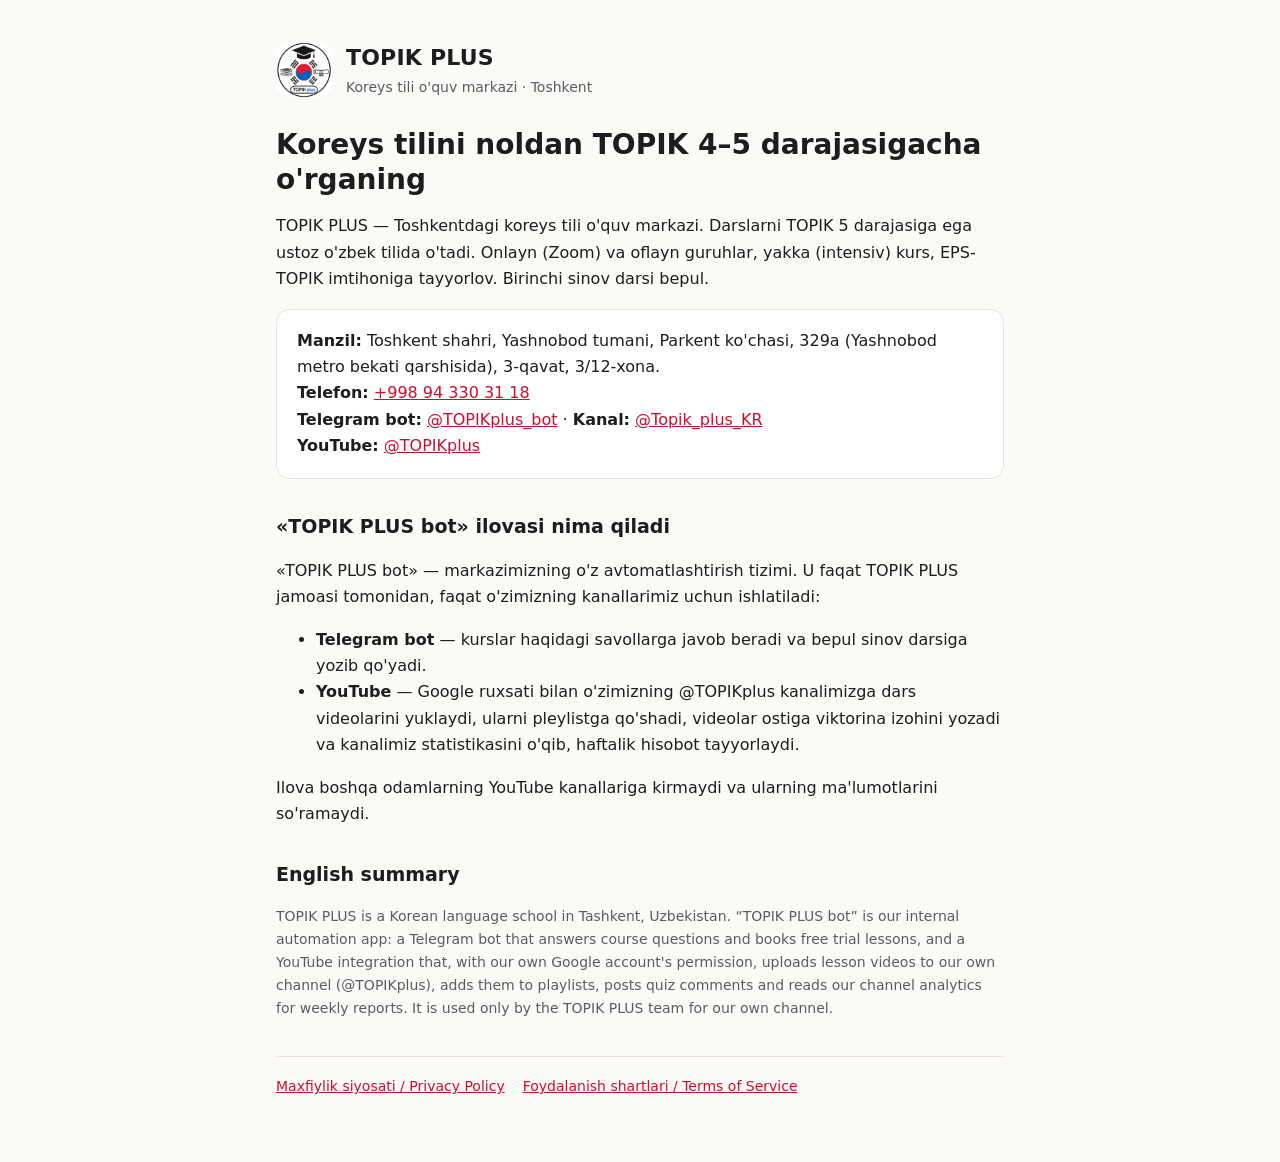
<file: index.html>
<!doctype html>
<html lang="uz">
<head>
<meta charset="utf-8">
<meta name="viewport" content="width=device-width, initial-scale=1">
<title>TOPIK PLUS</title>
<meta name="description" content="TOPIK PLUS — Toshkentdagi koreys tili o'quv markazi. Onlayn va oflayn kurslar.">
<link rel="stylesheet" href="style.css">
</head>
<body>
<main>
<header><img src="logo.jpg" alt="TOPIK PLUS logotipi"><div><b>TOPIK PLUS</b><span>Koreys tili o'quv markazi · Toshkent</span></div></header>

<h1>Koreys tilini noldan TOPIK 4–5 darajasigacha o'rganing</h1>
<p>TOPIK PLUS — Toshkentdagi koreys tili o'quv markazi. Darslarni TOPIK 5 darajasiga ega ustoz o'zbek tilida o'tadi. Onlayn (Zoom) va oflayn guruhlar, yakka (intensiv) kurs, EPS-TOPIK imtihoniga tayyorlov. Birinchi sinov darsi bepul.</p>

<div class="card">
<b>Manzil:</b> Toshkent shahri, Yashnobod tumani, Parkent ko'chasi, 329a (Yashnobod metro bekati qarshisida), 3-qavat, 3/12-xona.<br>
<b>Telefon:</b> <a href="tel:+998943303118">+998 94 330 31 18</a><br>
<b>Telegram bot:</b> <a href="https://t.me/TOPIKplus_bot">@TOPIKplus_bot</a> · <b>Kanal:</b> <a href="https://t.me/Topik_plus_KR">@Topik_plus_KR</a><br>
<b>YouTube:</b> <a href="https://www.youtube.com/@TOPIKplus">@TOPIKplus</a>
</div>

<h2>«TOPIK PLUS bot» ilovasi nima qiladi</h2>
<p>«TOPIK PLUS bot» — markazimizning o'z avtomatlashtirish tizimi. U faqat TOPIK PLUS jamoasi tomonidan, faqat o'zimizning kanallarimiz uchun ishlatiladi:</p>
<ul>
<li><b>Telegram bot</b> — kurslar haqidagi savollarga javob beradi va bepul sinov darsiga yozib qo'yadi.</li>
<li><b>YouTube</b> — Google ruxsati bilan o'zimizning @TOPIKplus kanalimizga dars videolarini yuklaydi, ularni pleylistga qo'shadi, videolar ostiga viktorina izohini yozadi va kanalimiz statistikasini o'qib, haftalik hisobot tayyorlaydi.</li>
</ul>
<p>Ilova boshqa odamlarning YouTube kanallariga kirmaydi va ularning ma'lumotlarini so'ramaydi.</p>

<h2>English summary</h2>
<p class="muted">TOPIK PLUS is a Korean language school in Tashkent, Uzbekistan. “TOPIK PLUS bot” is our internal automation app: a Telegram bot that answers course questions and books free trial lessons, and a YouTube integration that, with our own Google account's permission, uploads lesson videos to our own channel (@TOPIKplus), adds them to playlists, posts quiz comments and reads our channel analytics for weekly reports. It is used only by the TOPIK PLUS team for our own channel.</p>

<nav><a href="privacy.html">Maxfiylik siyosati / Privacy Policy</a><a href="terms.html">Foydalanish shartlari / Terms of Service</a></nav>
</main>
</body>
</html>
</file>
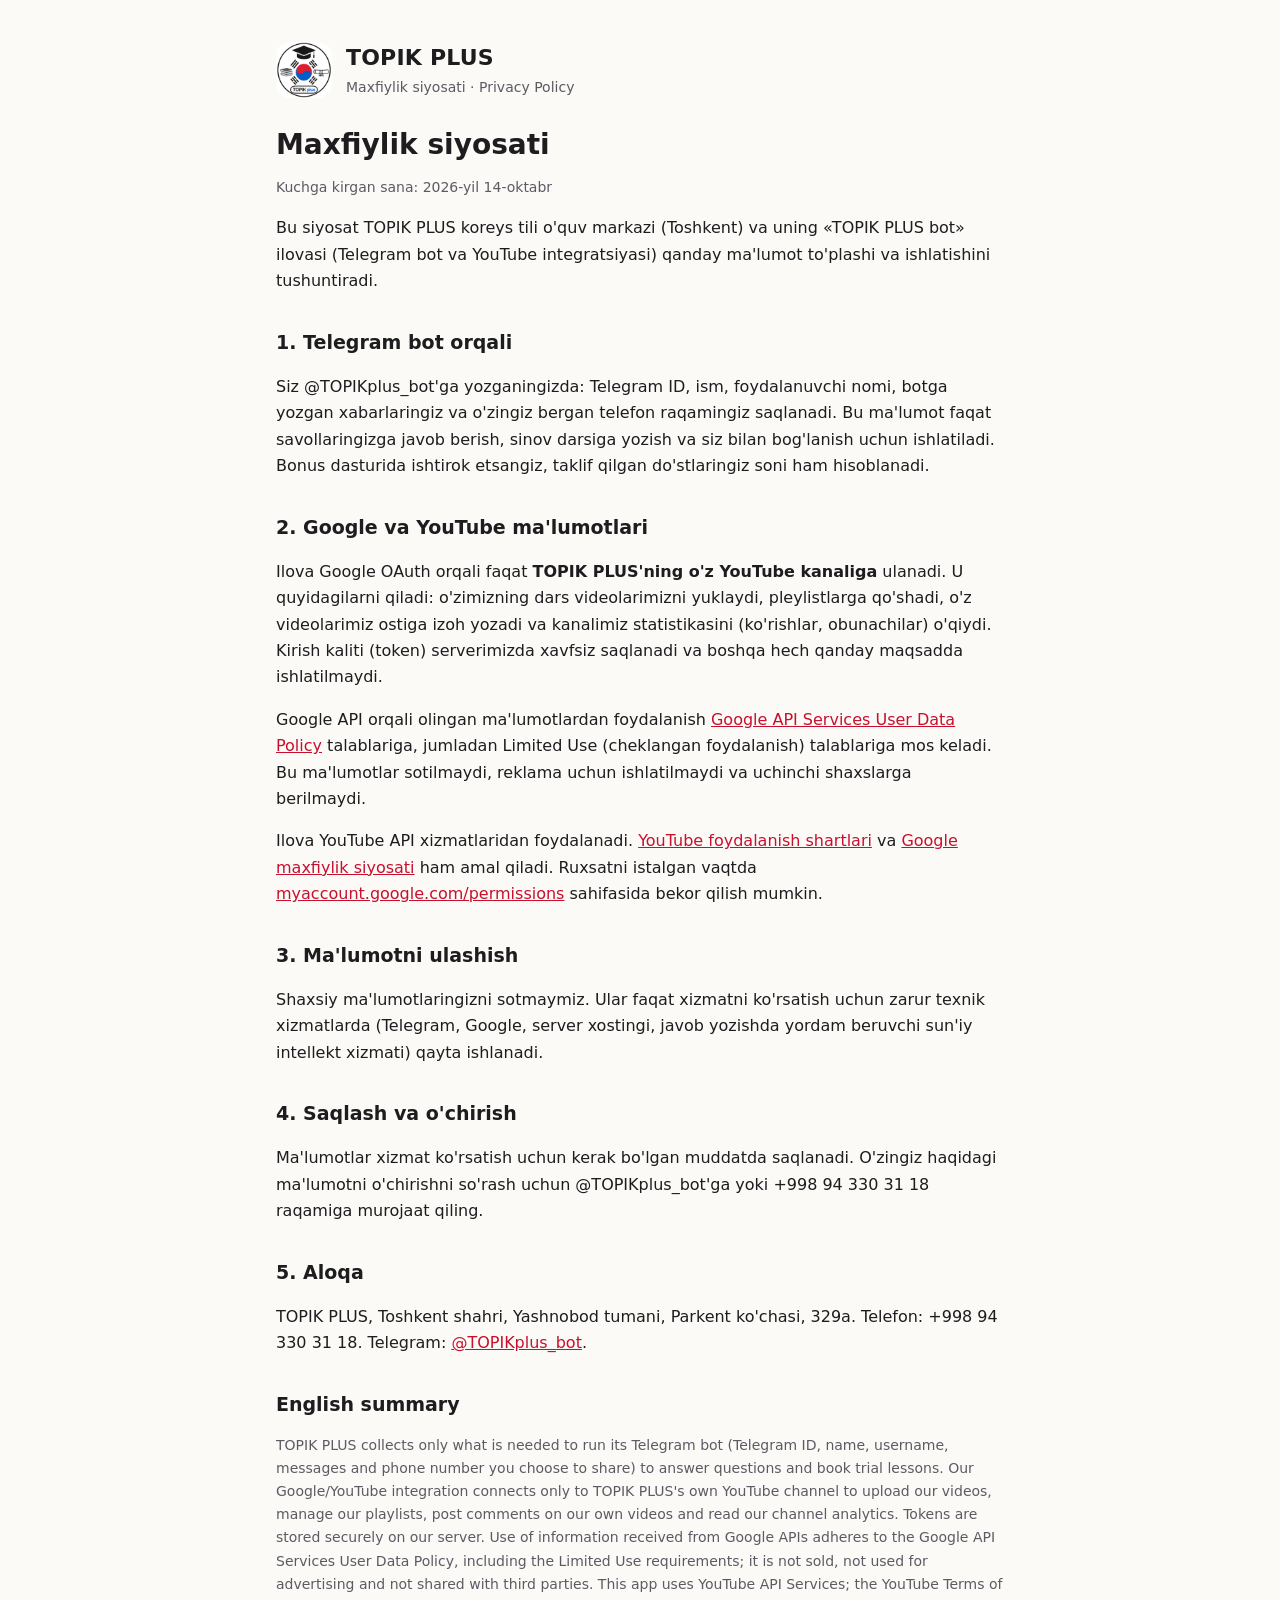
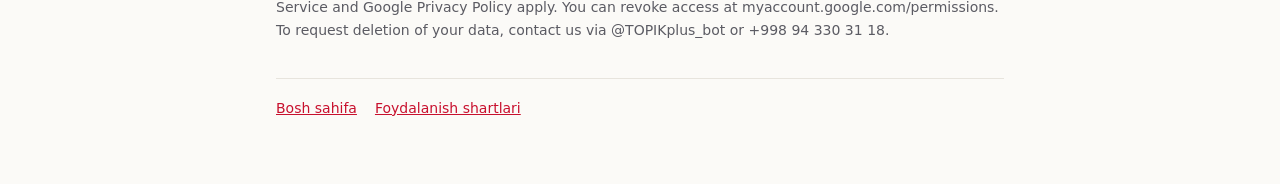
<file: privacy.html>
<!doctype html>
<html lang="uz">
<head>
<meta charset="utf-8">
<meta name="viewport" content="width=device-width, initial-scale=1">
<title>Maxfiylik siyosati — TOPIK PLUS</title>
<link rel="stylesheet" href="style.css">
</head>
<body>
<main>
<header><img src="logo.jpg" alt="TOPIK PLUS logotipi"><div><b>TOPIK PLUS</b><span>Maxfiylik siyosati · Privacy Policy</span></div></header>
<h1>Maxfiylik siyosati</h1>
<p class="muted">Kuchga kirgan sana: 2026-yil 14-oktabr</p>
<p>Bu siyosat TOPIK PLUS koreys tili o'quv markazi (Toshkent) va uning «TOPIK PLUS bot» ilovasi (Telegram bot va YouTube integratsiyasi) qanday ma'lumot to'plashi va ishlatishini tushuntiradi.</p>

<h2>1. Telegram bot orqali</h2>
<p>Siz @TOPIKplus_bot'ga yozganingizda: Telegram ID, ism, foydalanuvchi nomi, botga yozgan xabarlaringiz va o'zingiz bergan telefon raqamingiz saqlanadi. Bu ma'lumot faqat savollaringizga javob berish, sinov darsiga yozish va siz bilan bog'lanish uchun ishlatiladi. Bonus dasturida ishtirok etsangiz, taklif qilgan do'stlaringiz soni ham hisoblanadi.</p>

<h2>2. Google va YouTube ma'lumotlari</h2>
<p>Ilova Google OAuth orqali faqat <b>TOPIK PLUS'ning o'z YouTube kanaliga</b> ulanadi. U quyidagilarni qiladi: o'zimizning dars videolarimizni yuklaydi, pleylistlarga qo'shadi, o'z videolarimiz ostiga izoh yozadi va kanalimiz statistikasini (ko'rishlar, obunachilar) o'qiydi. Kirish kaliti (token) serverimizda xavfsiz saqlanadi va boshqa hech qanday maqsadda ishlatilmaydi.</p>
<p>Google API orqali olingan ma'lumotlardan foydalanish <a href="https://developers.google.com/terms/api-services-user-data-policy">Google API Services User Data Policy</a> talablariga, jumladan Limited Use (cheklangan foydalanish) talablariga mos keladi. Bu ma'lumotlar sotilmaydi, reklama uchun ishlatilmaydi va uchinchi shaxslarga berilmaydi.</p>
<p>Ilova YouTube API xizmatlaridan foydalanadi. <a href="https://www.youtube.com/t/terms">YouTube foydalanish shartlari</a> va <a href="https://policies.google.com/privacy">Google maxfiylik siyosati</a> ham amal qiladi. Ruxsatni istalgan vaqtda <a href="https://myaccount.google.com/permissions">myaccount.google.com/permissions</a> sahifasida bekor qilish mumkin.</p>

<h2>3. Ma'lumotni ulashish</h2>
<p>Shaxsiy ma'lumotlaringizni sotmaymiz. Ular faqat xizmatni ko'rsatish uchun zarur texnik xizmatlarda (Telegram, Google, server xostingi, javob yozishda yordam beruvchi sun'iy intellekt xizmati) qayta ishlanadi.</p>

<h2>4. Saqlash va o'chirish</h2>
<p>Ma'lumotlar xizmat ko'rsatish uchun kerak bo'lgan muddatda saqlanadi. O'zingiz haqidagi ma'lumotni o'chirishni so'rash uchun @TOPIKplus_bot'ga yoki +998 94 330 31 18 raqamiga murojaat qiling.</p>

<h2>5. Aloqa</h2>
<p>TOPIK PLUS, Toshkent shahri, Yashnobod tumani, Parkent ko'chasi, 329a. Telefon: +998 94 330 31 18. Telegram: <a href="https://t.me/TOPIKplus_bot">@TOPIKplus_bot</a>.</p>

<h2>English summary</h2>
<p class="muted">TOPIK PLUS collects only what is needed to run its Telegram bot (Telegram ID, name, username, messages and phone number you choose to share) to answer questions and book trial lessons. Our Google/YouTube integration connects only to TOPIK PLUS's own YouTube channel to upload our videos, manage our playlists, post comments on our own videos and read our channel analytics. Tokens are stored securely on our server. Use of information received from Google APIs adheres to the Google API Services User Data Policy, including the Limited Use requirements; it is not sold, not used for advertising and not shared with third parties. This app uses YouTube API Services; the YouTube Terms of Service and Google Privacy Policy apply. You can revoke access at myaccount.google.com/permissions. To request deletion of your data, contact us via @TOPIKplus_bot or +998 94 330 31 18.</p>

<nav><a href="index.html">Bosh sahifa</a><a href="terms.html">Foydalanish shartlari</a></nav>
</main>
</body>
</html>
</file>
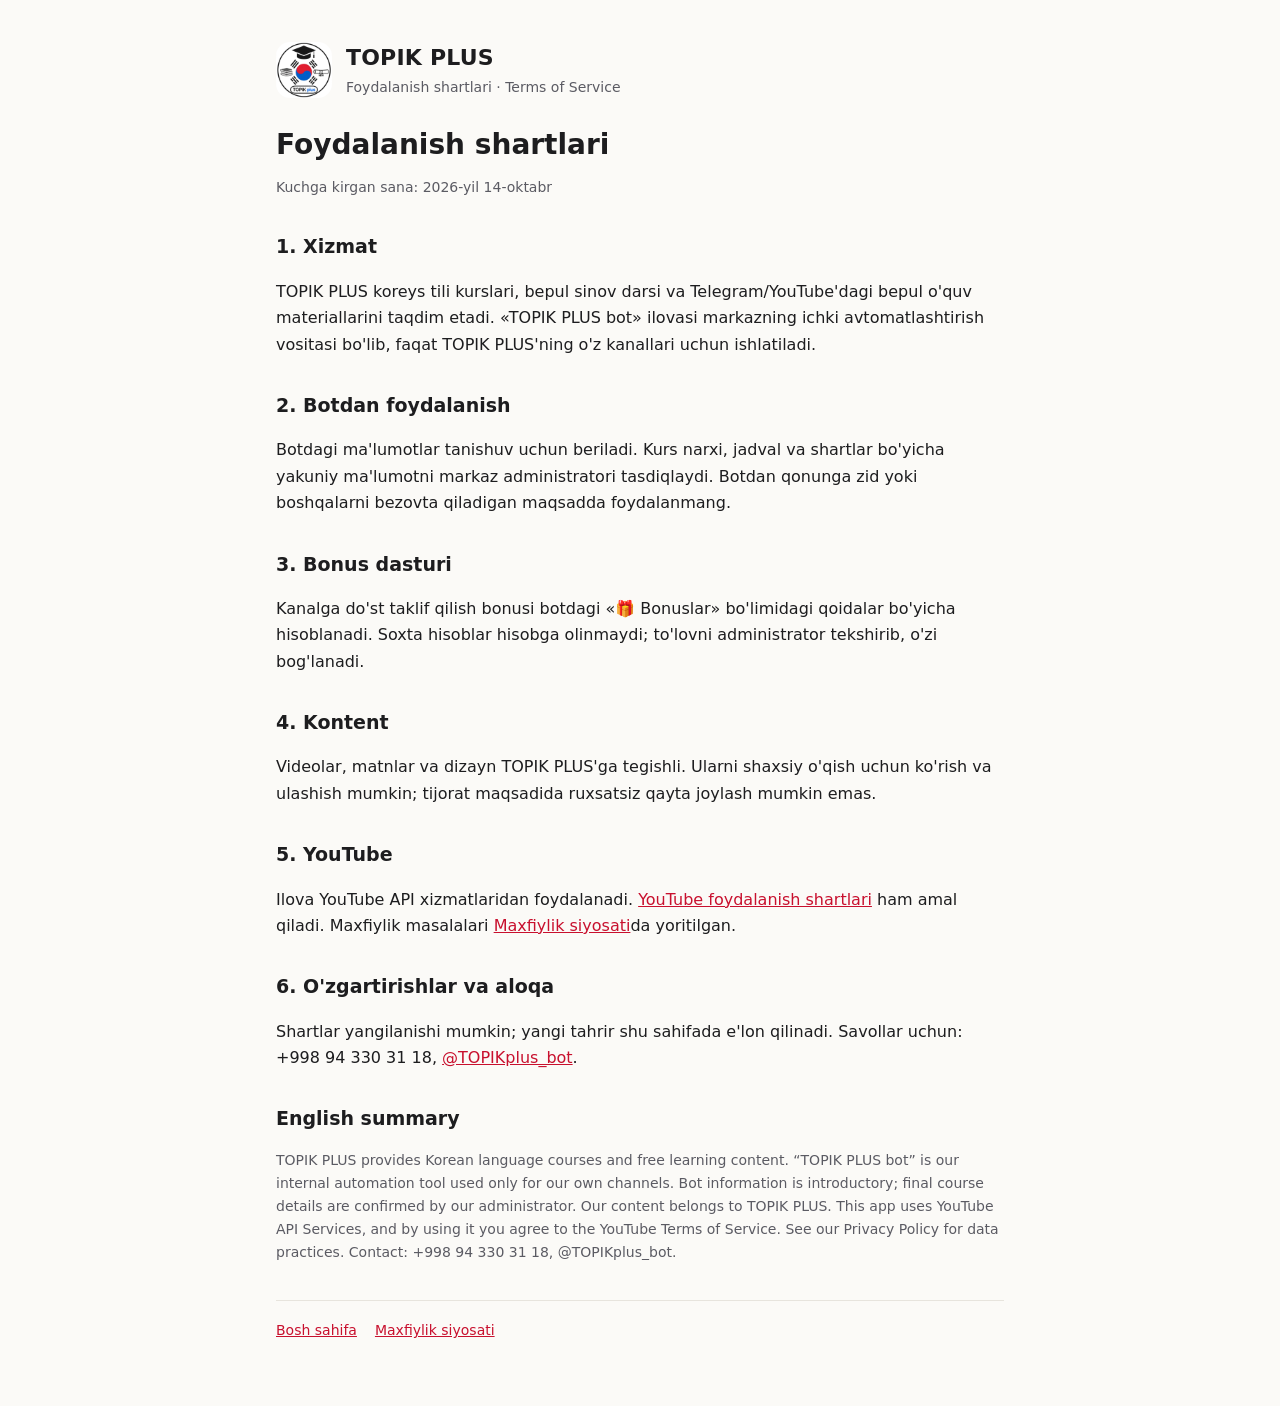
<file: terms.html>
<!doctype html>
<html lang="uz">
<head>
<meta charset="utf-8">
<meta name="viewport" content="width=device-width, initial-scale=1">
<title>Foydalanish shartlari — TOPIK PLUS</title>
<link rel="stylesheet" href="style.css">
</head>
<body>
<main>
<header><img src="logo.jpg" alt="TOPIK PLUS logotipi"><div><b>TOPIK PLUS</b><span>Foydalanish shartlari · Terms of Service</span></div></header>
<h1>Foydalanish shartlari</h1>
<p class="muted">Kuchga kirgan sana: 2026-yil 14-oktabr</p>

<h2>1. Xizmat</h2>
<p>TOPIK PLUS koreys tili kurslari, bepul sinov darsi va Telegram/YouTube'dagi bepul o'quv materiallarini taqdim etadi. «TOPIK PLUS bot» ilovasi markazning ichki avtomatlashtirish vositasi bo'lib, faqat TOPIK PLUS'ning o'z kanallari uchun ishlatiladi.</p>

<h2>2. Botdan foydalanish</h2>
<p>Botdagi ma'lumotlar tanishuv uchun beriladi. Kurs narxi, jadval va shartlar bo'yicha yakuniy ma'lumotni markaz administratori tasdiqlaydi. Botdan qonunga zid yoki boshqalarni bezovta qiladigan maqsadda foydalanmang.</p>

<h2>3. Bonus dasturi</h2>
<p>Kanalga do'st taklif qilish bonusi botdagi «🎁 Bonuslar» bo'limidagi qoidalar bo'yicha hisoblanadi. Soxta hisoblar hisobga olinmaydi; to'lovni administrator tekshirib, o'zi bog'lanadi.</p>

<h2>4. Kontent</h2>
<p>Videolar, matnlar va dizayn TOPIK PLUS'ga tegishli. Ularni shaxsiy o'qish uchun ko'rish va ulashish mumkin; tijorat maqsadida ruxsatsiz qayta joylash mumkin emas.</p>

<h2>5. YouTube</h2>
<p>Ilova YouTube API xizmatlaridan foydalanadi. <a href="https://www.youtube.com/t/terms">YouTube foydalanish shartlari</a> ham amal qiladi. Maxfiylik masalalari <a href="privacy.html">Maxfiylik siyosati</a>da yoritilgan.</p>

<h2>6. O'zgartirishlar va aloqa</h2>
<p>Shartlar yangilanishi mumkin; yangi tahrir shu sahifada e'lon qilinadi. Savollar uchun: +998 94 330 31 18, <a href="https://t.me/TOPIKplus_bot">@TOPIKplus_bot</a>.</p>

<h2>English summary</h2>
<p class="muted">TOPIK PLUS provides Korean language courses and free learning content. “TOPIK PLUS bot” is our internal automation tool used only for our own channels. Bot information is introductory; final course details are confirmed by our administrator. Our content belongs to TOPIK PLUS. This app uses YouTube API Services, and by using it you agree to the YouTube Terms of Service. See our Privacy Policy for data practices. Contact: +998 94 330 31 18, @TOPIKplus_bot.</p>

<nav><a href="index.html">Bosh sahifa</a><a href="privacy.html">Maxfiylik siyosati</a></nav>
</main>
</body>
</html>
</file>
<file: style.css>
:root{--bg:#fbfaf7;--fg:#1d1d1f;--muted:#5b5b63;--accent:#c8102e;--card:#fff;--line:#e7e4dd}
@media (prefers-color-scheme:dark){:root{--bg:#141416;--fg:#eeeef0;--muted:#a3a3ad;--accent:#ff5a6e;--card:#1d1d21;--line:#2c2c33}}
*{box-sizing:border-box}
body{margin:0;background:var(--bg);color:var(--fg);font:16px/1.65 system-ui,-apple-system,"Segoe UI",Roboto,sans-serif}
main{max-width:760px;margin:0 auto;padding:40px 16px 64px}
header{display:flex;align-items:center;gap:14px;margin-bottom:28px}
header img{width:56px;height:56px;border-radius:14px;object-fit:cover}
header b{font-size:22px;letter-spacing:.2px}
header span{display:block;color:var(--muted);font-size:14px}
h1{font-size:28px;line-height:1.25;margin:0 0 12px}
h2{font-size:19px;margin:32px 0 8px}
p,li{color:var(--fg)}
.muted{color:var(--muted);font-size:14px}
.card{background:var(--card);border:1px solid var(--line);border-radius:14px;padding:18px 20px;margin:16px 0}
a{color:var(--accent)}
nav{display:flex;flex-wrap:wrap;gap:8px 18px;margin-top:36px;padding-top:18px;border-top:1px solid var(--line);font-size:14px}
</file>
